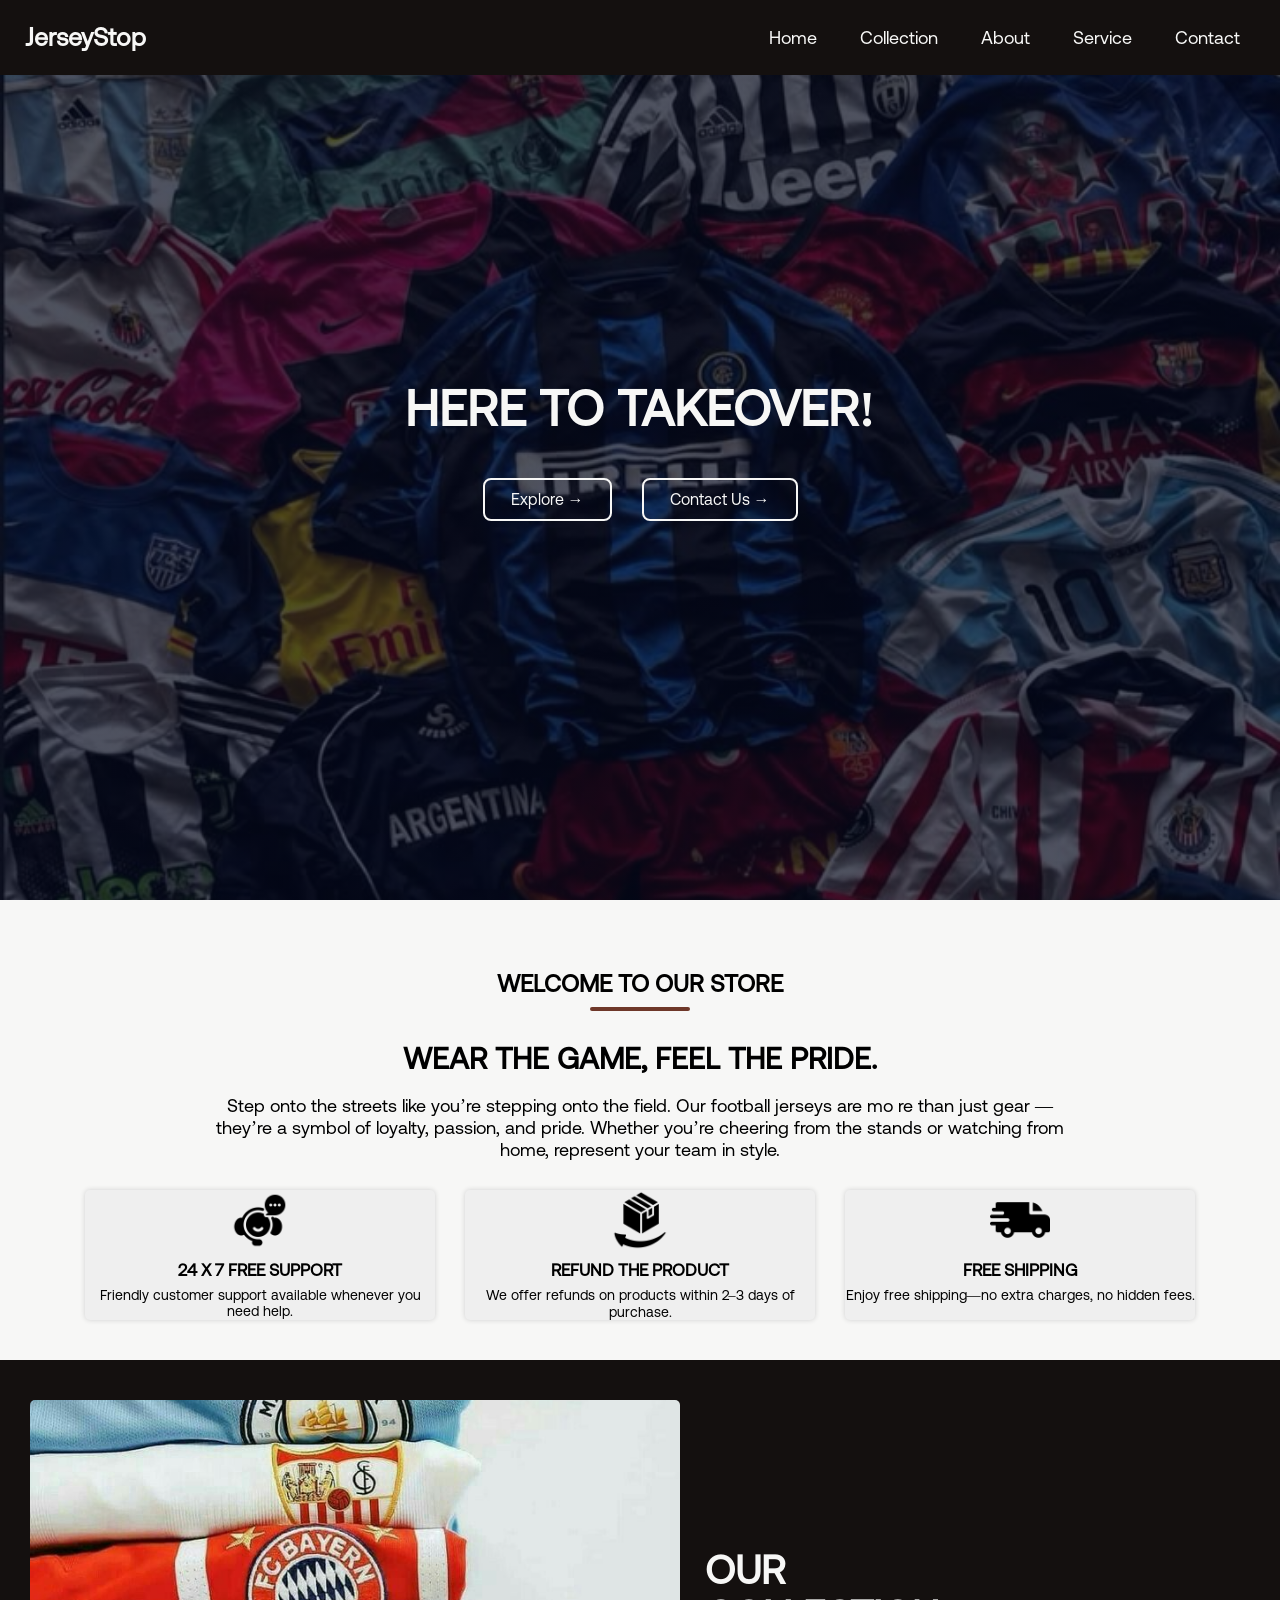
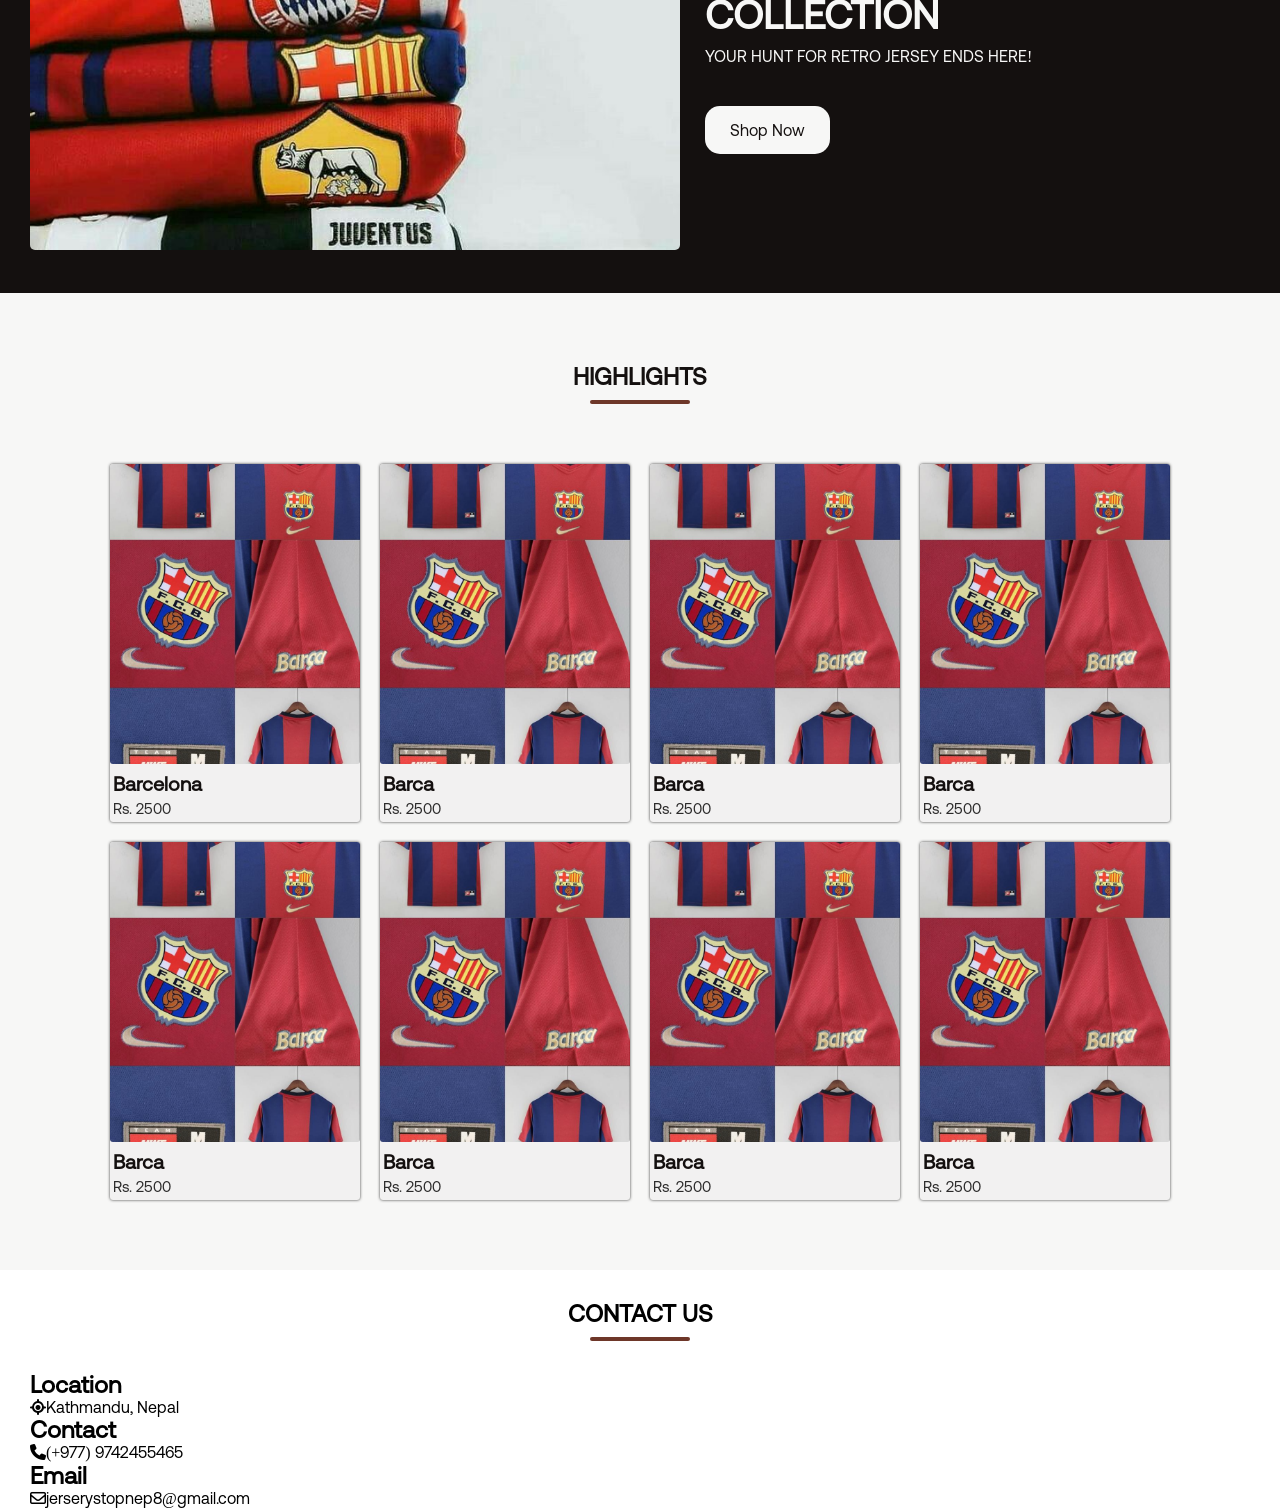
<file: Jersey/index.html>
<!DOCTYPE html>
<html lang="en">
<head>
    <meta charset="UTF-8">
    <meta name="viewport" content="width=device-width, initial-scale=1.0">

    <title>JerseyStop | Clothing </title>

    <!--Links for CSS files-->
    <link rel="stylesheet" href="jersey.css">
    <link rel="stylesheet" href="general.css">

    <!--Link for icons-->
    <link rel="stylesheet" href="https://cdnjs.cloudflare.com/ajax/libs/font-awesome/6.7.2/css/all.min.css">
</head>
<body>
    <!--Header-->
    <header>
        <nav class="nav-bar section-content">
            <div class="logo-bar">
               
                <a href="#" class="nav-logo">
                    <h2 class="logo-text">JerseyStop</h2>
                </a>
            </div>
          
            <ul class="nav-list">

                <button id="menu-close-button" class="fas fa-times"></button>
            
                <li class="nav-item">
                    <a href="#" class="nav-link">Home</a>
                </li>
                <li class="nav-item">
                    <a href="#" class="nav-link">Collection</a>
                </li>
                <li class="nav-item">
                    <a href="#" class="nav-link">About</a>
                </li>
                <li class="nav-item">
                    <a href="#" class="nav-link">Service</a>
                </li>
                <li class="nav-item">
                    <a href="#" class="nav-link">Contact</a>
                </li>
            </ul>

            <button id="menu-open-button" class="fas fa-bars"></button>

        </nav>
    </header>

    <main>
        <!--Hero section-->
        <section class="hero-section">
            <div class="section-content">
                <div class="hero-detail">
                    <h1 class="title">HERE TO TAKEOVER!</h1>
                   
                   <div class="buttons">
                        <a href="#" class="button explore">Explore &rarr;</a>

                        <a href="#" class="button location">Contact Us &rarr;</a>
                   </div>
                </div>
           
                
            </div>
           
        </section>
        <!--Featured section-->
        <section class="brand-section">
            <h1 class="section-title">
                Welcome To Our Store
            </h1>
            <div class="section-content">
                    <div class="feature-details">
                       
                        <h1 class="title">Wear the Game, Feel the Pride.</h1>
                        
                        <p class="description">Step onto the streets like you’re stepping onto the field. 
                            Our football jerseys are mo
                            re than just gear — they’re a symbol of loyalty, passion, and pride. 
                            Whether you’re cheering from the stands or watching from home, represent your team in style.</p> 
                    </div>
                    <div class="container">
                        <div class="support-container">
                            <img src="img/customer-support.png" alt="customer-support" class="support-icon">
                            <h2 class="text">24 X 7 FREE SUPPORT</h2>
                            <p class="text-supp">
                                Friendly customer support available whenever you need help.
                            </p>
                        </div>

                        <div class="support-container">
                            <img src="img/product-return.png" alt="refund-policy" class="support-icon">
                            <h2 class="text">REFUND THE PRODUCT</h2>
                            <p class="text-supp">
                                We offer refunds on products within 2–3 days of purchase.
                        </div>

                        <div class="support-container">
                            <img src="img/fast-delivery.png" alt="free-delivery" class="support-icon">
                            <h2 class="text">FREE SHIPPING </h2>
                            <p class="text-supp">
                                Enjoy free shipping—no extra charges, no hidden fees.
                            </p>
                        </div>
                        
                    </div>
                
            </div>
        </section>

        <!--Collection section-->
        <section class="collection-section">
            <div class="section-content">
                <div class="collect-img-wrapper">
                    <img src="img/col2.jpg" alt="" class="collect-img">
                </div>

                <div class="collection-detail">
                    <h1 class="title">OUR COLLECTION</h1>
                    <p class="description">YOUR HUNT FOR RETRO JERSEY ENDS HERE!</p>
                    <div class="buttons">
                        <a href="#" class="button">Shop Now</a>
                    </div>
                </div>
            </div>
            
        </section>

        <!--Highlights section-->
        <section class="highlight-section">
            <h1 class="section-title">Highlights</h1>
            <div class="section-content">
                
                <div class="highlight-card">
                   <a href="#"> <img src="img/barca.jpg" alt="" class="highlight-img"></a>
                    <h1 class="text">Barcelona</h1>
                    <p class="price">Rs. 2500</p>
                </div>
                <div class="highlight-card">
                    <a href="#"> <img src="img/barca.jpg" alt="" class="highlight-img"></a>
                    <h1 class="text">Barca</h1>
                    <p class="price">Rs. 2500</p>
                </div>
                <div class="highlight-card">
                    <a href="#"> <img src="img/barca.jpg" alt="" class="highlight-img"></a>
                    <h1 class="text">Barca</h1>
                    <p class="price">Rs. 2500</p>
                </div>
                <div class="highlight-card">
                    <a href="#"> <img src="img/barca.jpg" alt="" class="highlight-img"></a>
                    <h1 class="text">Barca</h1>
                    <p class="price">Rs. 2500</p>
                </div>
                <div class="highlight-card">
                    <a href="#"> <img src="img/barca.jpg" alt="" class="highlight-img"></a>
                    <h1 class="text">Barca</h1>
                    <p class="price">Rs. 2500</p>
                </div>
                <div class="highlight-card">
                    <a href="#"> <img src="img/barca.jpg" alt="" class="highlight-img"></a>
                    <h1 class="text">Barca</h1>
                    <p class="price">Rs. 2500</p>
                </div>
                <div class="highlight-card">
                    <a href="#"> <img src="img/barca.jpg" alt="" class="highlight-img"></a>
                    <h1 class="text">Barca</h1>
                    <p class="price">Rs. 2500</p>
                </div>
                <div class="highlight-card">
                    <a href="#"> <img src="img/barca.jpg" alt="" class="highlight-img"></a>
                    <h1 class="text">Barca</h1>
                    <p class="price">Rs. 2500</p>
                </div>
            </div>
        </section>

        <!--Contact Section-->
        <section class="contact-section">
            <h1 class="section-title">Contact Us</h1>
            <div class="section-content">
                <div class="contact-details">
                    <h1 class="title">Location</h1>
                 
                    <p class="description">   <i class="fa-solid fa-location-crosshairs color"></i>Kathmandu, Nepal</p>
                    
                    <h1 class="title">Contact</h1>
                   
                    <p class="description"> <i class="fa-solid fa-phone color"></i>(+977) 9742455465</p>
                    
                    <h1 class="title">Email</h1>
                    
                    <p class="description"><i class="fa-regular fa-envelope color"></i>jerserystopnep8@gmail.com</p>
                </div>
                <div class="contact-form">

                </div>
            </div>
        </section>
    </main>

    <script src="jersey.js"></script>
</body>
</html>
</file>
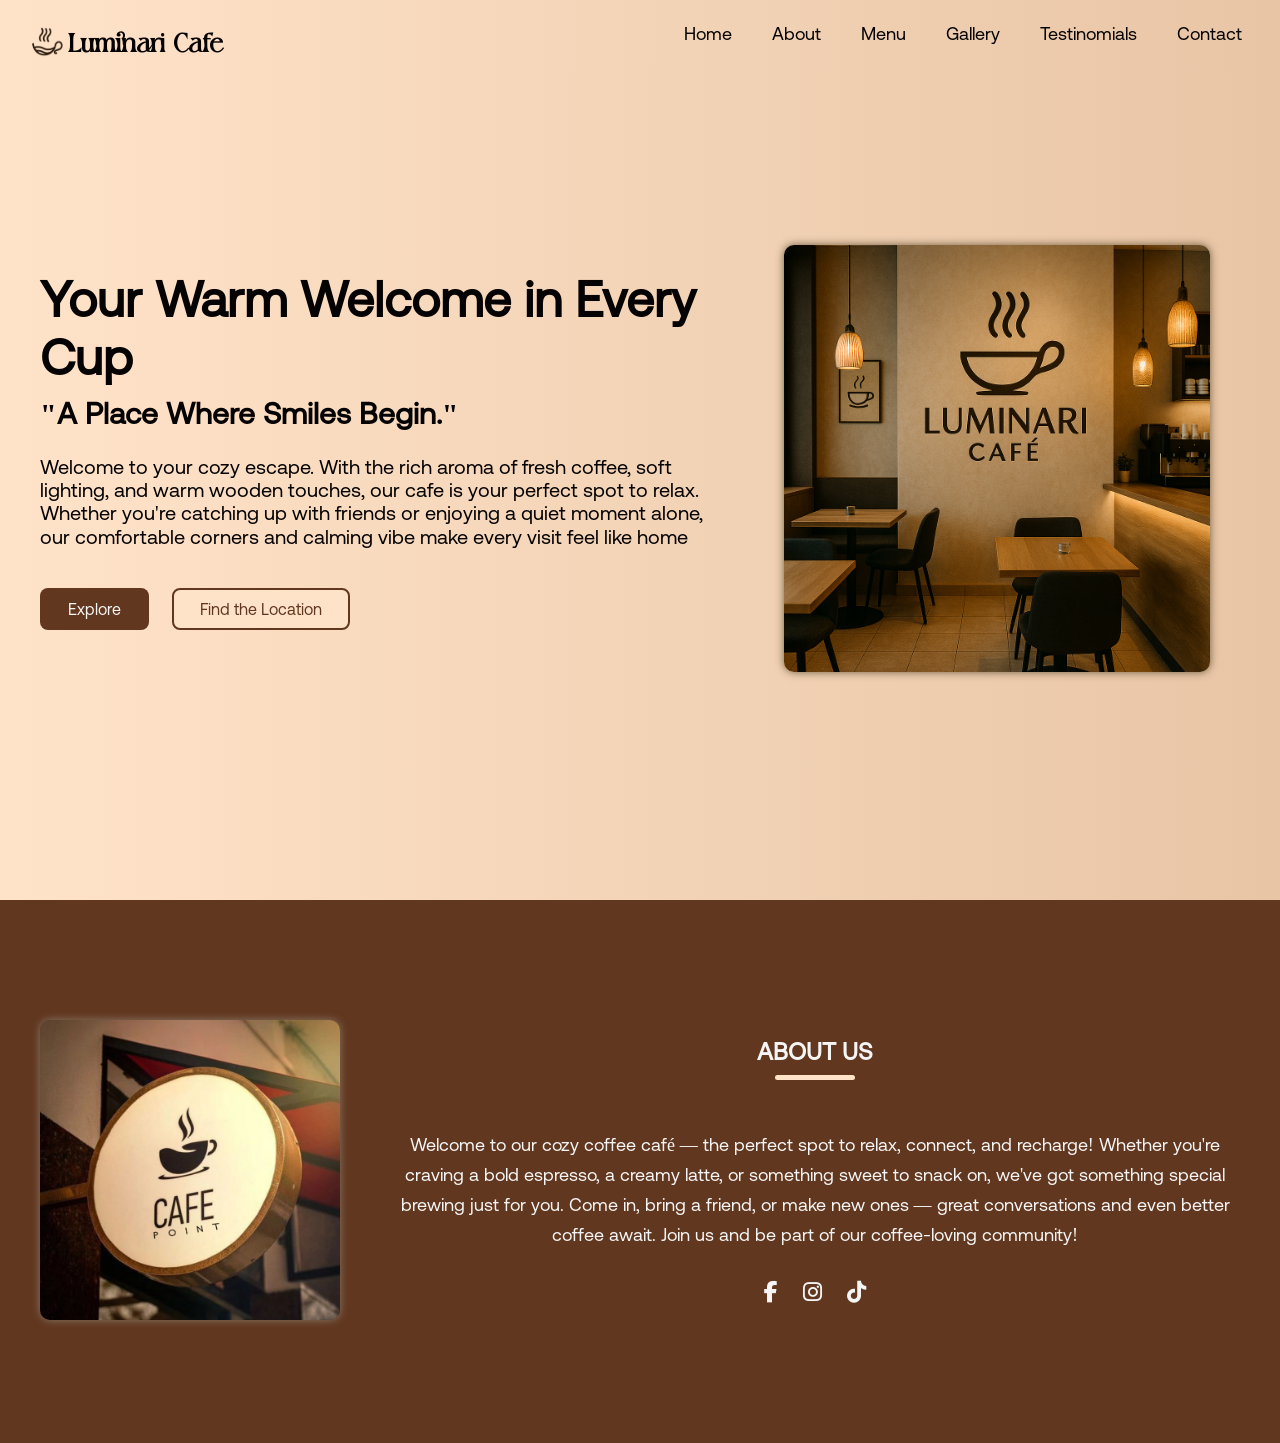
<file: Luminari Cafe/index.html>
<!DOCTYPE html>
<html lang="en">
<head>
    <meta charset="UTF-8">
    <meta name="viewport" content="width=device-width, initial-scale=1.0">
    <title>Luminari Cafe</title>
<!--Links From here-->

<!--Links of CSS-->
<link rel="stylesheet" href="general.css">
<link rel="stylesheet" href="cafe.css">
<link rel="stylesheet" href="font.css">

<!--Links of fonts-->
<link rel="preconnect" href="https://fonts.googleapis.com">
<link rel="preconnect" href="https://fonts.gstatic.com" crossorigin>
<link href="https://fonts.googleapis.com/css2?family=Dancing+Script:wght@400..700&family=Miniver&family=Poppins:ital,wght@0,100;0,200;0,300;0,400;0,500;0,600;0,700;0,800;0,900;1,100;1,200;1,300;1,400;1,500;1,600;1,700;1,800;1,900&family=Roboto:ital,wght@0,100..900;1,100..900&display=swap" rel="stylesheet">

<link rel="preconnect" href="https://fonts.googleapis.com">
<link rel="preconnect" href="https://fonts.gstatic.com" crossorigin>
<link href="https://fonts.googleapis.com/css2?family=DM+Serif+Display:ital@0;1&family=Dancing+Script:wght@400..700&family=Miniver&family=Poppins:ital,wght@0,100;0,200;0,300;0,400;0,500;0,600;0,700;0,800;0,900;1,100;1,200;1,300;1,400;1,500;1,600;1,700;1,800;1,900&family=Roboto:ital,wght@0,100..900;1,100..900&display=swap" rel="stylesheet">

<link rel="preconnect" href="https://fonts.googleapis.com">
<link rel="preconnect" href="https://fonts.gstatic.com" crossorigin>
<link href="https://fonts.googleapis.com/css2?family=Cormorant:ital,wght@0,300..700;1,300..700&family=DM+Serif+Display:ital@0;1&family=Dancing+Script:wght@400..700&family=Miniver&family=Poppins:ital,wght@0,100;0,200;0,300;0,400;0,500;0,600;0,700;0,800;0,900;1,100;1,200;1,300;1,400;1,500;1,600;1,700;1,800;1,900&family=Roboto:ital,wght@0,100..900;1,100..900&display=swap" rel="stylesheet">

<!--Links of buttons-->
<link rel="stylesheet" href="https://cdnjs.cloudflare.com/ajax/libs/font-awesome/6.7.2/css/all.min.css">
</head>
<body>
    <!--Header Section-->
    <header>
        <nav class="nav-bar section-content">
            <div class="logo-bar">
                <img src="img/logo.png" alt="Logo" class="logo-img">
                <a href="#" class="nav-logo">
                    <h2 class="logo-text">Luminari Cafe</h2>
                </a>
            </div>
          
            <ul class="nav-list">

                <button id="menu-close-button" class="fas fa-times"></button>
            
                <li class="nav-item">
                    <a href="#" class="nav-link">Home</a>
                </li>
                <li class="nav-item">
                    <a href="#" class="nav-link">About</a>
                </li>
                <li class="nav-item">
                    <a href="#" class="nav-link">Menu</a>
                </li>
                <li class="nav-item">
                    <a href="#" class="nav-link">Gallery</a>
                </li>
                <li class="nav-item">
                    <a href="#" class="nav-link">Testinomials</a>
                </li>
                <li class="nav-item">
                    <a href="#" class="nav-link">Contact</a>
                </li>
            </ul>

            <button id="menu-open-button" class="fas fa-bars"></button>

        </nav>

    </header>
    
    <main>
        <!--Hero section-->
        <section class="hero-section">
            <div class="section-content">
                <div class="hero-detail">
                    <h2 class="title">Your Warm Welcome in Every Cup</h2>
                    <h3 class="subtitle">"A Place Where Smiles Begin."</h3>
                    <p class="description">Welcome to your cozy escape.
                        With the rich aroma of fresh coffee, soft lighting, and warm wooden touches, our cafe is your perfect spot to relax. 
                        Whether you're catching up with friends or enjoying a quiet moment alone, our comfortable corners and calming vibe make every visit feel like home</p>
                   <div class="buttons">
                        <a href="#" class="button explore">Explore</a>

                        <a href="#" class="button location">Find the Location</a>
                   </div>
                </div>
                <div class="hero-img-wrapper">
                    <img src="img/cafe.png" alt="" class="hero-img">
                </div>
            </div>
        </section>

        <!--About section-->
        <section class="about-section">
            <div class="section-content">
                <div class="about-img-wrapper">
                    <img src="img/about.jpeg" alt="About" class="about-img">
                </div>

                <div class="about-details">
                    <h2 class="section-title">About Us</h2>
                    <p class="text">
                        Welcome to our cozy coffee café — the perfect spot to relax, connect, and recharge!
                        Whether you're craving a bold espresso, a creamy latte, or something sweet to snack on, we've got something special brewing just for you. 
                        Come in, bring a friend, or make new ones — great conversations and even better coffee await. 
                        Join us and be part of our coffee-loving community!
                    </p>
                    
                    <div class="social-link-list">
                        <a href="#" class="social-link">
                            <i class="fab fa-facebook-f"></i>
                        </a>
                        <a href="#" class="social-link">
                            <i class="fab fa-instagram"></i>
                        </a>
                        <a href="#" class="social-link">
                            <i class="fab fa-tiktok"></i>
                        </a>
                    </div>
                </div>
            </div>
        </section>
    </main>

    <script src="cafe.js"></script>
</body>
</html>
</file>
<file: Jersey/jersey.css>
header{
    width: 100%;
    z-index: 5;
    position: fixed; /* to make the header fixed */
    background-color: #14100f;
}

header .nav-bar{

    display: flex;
    align-items: center;
    justify-content: space-between;
    padding: 25px;
}
.nav-bar .logo-bar{
    display: flex;
    align-items: center;
    
}
.nav-bar .logo-bar .logo-text{
    line-height: 1;
    font-size: 25px;
    color: #f7f7f6;
}

.nav-bar .nav-list{
    display: flex;
    align-items: center;
    gap: 13px;
} 


.nav-bar .nav-list .nav-link{
    font-size: 18px;
    padding: 0 15px;
    color: #f7f7f6;
    position: relative;
}
.nav-bar .nav-list .nav-link:hover{
    color: white;
}
.nav-bar .nav-list .nav-link::before{
    content: '';
    position: absolute;
    bottom: -2px;
    left: 0;
    width: 0;
    height: 2px;
    border-radius: 3px;
    background-color:#f7f7f6;
    transition: 0.3s ease;
}
.nav-bar .nav-list .nav-link:hover::before{
    width: 100%;
}
/*Hero-section*/

.hero-section{
    min-height: 100vh; /* to make the hero section full height */
   background-image: linear-gradient(
    rgba(4,9,30,0.7),rgba(4,9,30,0.7)),
    url(img/bg1.jpg);
    background-position: center;
    background-size: cover;

   


}
.hero-section .section-content{
    display: flex;
    align-items: center;
    justify-content: center;
    min-height: 100vh; /* to make the hero section full height */

}
.hero-section .hero-detail{
    color: #f7f7f6;
   text-align: center;
    
    
}
.hero-section .hero-detail .title{
    font-size: 50px;
    font-weight: 600;
    
  
}
.hero-section .hero-detail .subtitle{
    font-size: 30px;
    margin: 15px 0;

    
}


.hero-section .hero-detail .buttons{
    display: flex;
    gap: 30px;
    margin-top: 40px;
    justify-content: center;
}
.hero-section .hero-detail .button{
    padding: 10px 26px;
    background: transparent;
    color: #f7f7f6;
    border-radius: 8px;
    border: 2px solid #f7f7f6;
    font-weight: 550;
    overflow: hidden;
    z-index: 1;
    transition: 0.3s ease;
    position: relative;
}
.hero-section .hero-detail .button::before{
    content: '';
    position: absolute;
    top: 0;
    left: 0;
    width: 0;
    height: 100%;
    background: #f7f7f6;
    transition: 0.5s;
    z-index: -1;
}
.hero-section .hero-detail .button:hover::before
{
    width: 100%;
}
.hero-section .hero-detail .button:hover{
    color: #14100f;
}

/*Brand-section*/
.brand-section{
    padding: 40px 0;
    background: #f7f7f6;
    height: auto;
}

.brand-section .section-content{
    display: flex;
    flex-direction: column;
    align-items: center;
    justify-content: center;
    text-align: center;
    
}

.brand-section  .feature-details{
    margin: 0 auto;
    width: 70%;
    
    
}
.brand-section .feature-details .title{
    font-size: 30px;
    text-transform: uppercase;
    margin-bottom:20px;
}

.brand-section .feature-details .description{
    font-size: 18px;
   
}

.brand-section .container{
    display: flex;
    justify-content: center;
    gap: 30px;
    margin-top: 30px;
    width: 100%;
}

.brand-section .container .support-container{
    width: 350px;
    height: auto;
    background-color:#efefef;
    border-radius: 5px;
   box-shadow: 0 0 5px rgb(207, 207, 207);
    text-align: center;
    transition: 0.3s ease;
    
}
.brand-section .container .support-container:hover{
    background-color: #eaeaea;
}
.brand-section .support-container .support-icon{
    width: 60px;
}
.brand-section .support-container .text{
    font-size: 17px;
    margin: 7px 0;
}
.brand-section .support-container .text-supp{
    font-size: 14px;
}

/*Collection Section*/
.collection-section{
    height: auto;
    background: #14100f;
    color: #f7f7f6;
    padding: 40px 0;

}
.collection-section .section-content{
    display: flex;
    align-items: center;
    gap: 25px;
    height: auto;
   
}
.collection-section .collect-img-wrapper{
    width: 650px;
    
   
}
.collection-section .collect-img-wrapper .collect-img{
    width: 100%;
    height: 450px;
    object-fit: cover;
    border-radius: 5px;
    transition: 0.3s ease;
}
.collection-section .collect-img-wrapper .collect-img:hover{
    box-shadow: 0 0 10px gray;
    
}
.collection-section .collection-detail .title{
    font-size: 40px;
    width: 50%;
    
}
.collection-section .collection-detail .description{
    font-size: 16px;
    margin: 10px 0;
}

.collection-section .collection-detail .buttons{
    margin: 40px;
    position: relative;
}

.collection-section .collection-detail .button{
    padding: 15px 25px;
    background-color: #f7f7f6;
    color: #14100f;
    position: absolute;
    left: -40px;
    border-radius: 15px;
    transition: 0.4s ease;
}
.collection-section .collection-detail .button:hover{
    border-bottom-right-radius: 0px;
    box-shadow: 0 0 17px gray;
    
}

/*Highlight Section*/
.highlight-section{
    height: auto;
    background: #f7f7f6;
    color: #14100f;
    padding: 40px 0;
}
.highlight-section .section-content{
    display: flex;
    flex-wrap: wrap;
    justify-content: center;
    padding: 30px 60px;
    gap: 20px;
}
.highlight-section .highlight-card{
    max-width: 250px;
    width: calc(33.33%-20px);
    height: auto;
    border-radius: 3px;
    background-color: rgb(242, 241, 241);
    box-shadow: 0 0 3px rgb(56, 56, 56);
    
    
}
.highlight-section .highlight-card .highlight-img{
    width: 250px;
    height: 300px;
    object-fit: cover;
    border-radius: 3px;
}

.highlight-section .highlight-card .text{
    font-size: 20px;
    margin-top: 5px;
    margin-left: 3px;

}

.highlight-section .highlight-card .price{
    font-size: 15px;
    margin: 5px 3px;
    color: rgb(43, 42, 42);
}


/*Responsive Design*/

@media screen and (max-width: 900px){
    body.show-mobile-menu header::before{
        content: '';
        position: fixed;
        left:0;
        top: 0;
        height: 100%;
        width: 100%;
        backdrop-filter: blur(5px);
        background: rgba(47, 47, 47, 0.3);
    }

    .nav-bar :where(#menu-open-button, #menu-close-button),
    .about-section .about-details{
        font-size: 20px;
        display: block; 
        background: none; /* Removes the background */
        border: none; /* Removes any border if present */
        outline: none; /* Removes the outline */
        color: #f7f7f6;

    }
    .nav-bar :where( #menu-close-button)
    {
        color:#14100f;
    }
    .nav-bar #menu-close-button{
        position: absolute;
        right: 30px;
        top: 30px;
    }

    .nav-bar .nav-list {
        display: block;
        position: fixed;
        width: 100%;
        height: 320px;
        left:0px;
        top:-320px;
        display: flex;
        flex-direction: column;
        align-items: center;
        padding: 20px;
        gap:15px;
        
        background: #f7f7f6;
        transition: 0.5s ease;
    }

    body.show-mobile-menu .nav-bar .nav-list{
        top: 0px;
    }

    .nav-bar .nav-list .nav-link {
        display: block; /* Ensure each link takes full width */
        margin-top: 0; /* Remove extra margin */
        text-align: center; /* Center-align the text */
        padding: 10px 0; /* Add padding for better spacing */
        font-size: 20px;
        color: #14100f;
    }
    .nav-bar .nav-list .nav-link:hover{
        color: black;
    }
    .nav-bar .nav-list .nav-link::before{
        content: '';
        position: absolute;
        bottom: -2px;
        left: 0;
        width: 0;
        height: 2px;
        border-radius: 3px;
        background-color:#14100f;
        transition: 0.3s ease;
    }

    .brand-section .brand-img-wrapper {
        max-width: 370px; /* Reduce the maximum width */
        display: flex;
        justify-content: space-between;
        
    }

    .brand-section .brand-img {
        height: 300px; /* Reduce the height */
    }

    .collection-section .collect-img-wrapper{
        width: 450px;
        
       
    }
    .collection-section .collect-img-wrapper .collect-img{
        width: 100%;
        height: 350px;
        object-fit: cover;
        
    }

    .highlight-section .section-content {
        display: flex; /* Use Flexbox */
        flex-wrap: wrap; /* Allow wrapping if necessary */
        justify-content: center; /* Center the cards horizontally */
        gap: 15px; /* Adjust spacing between the cards */
    }

    .highlight-section .highlight-card {
        width: calc(33.33% - 15px); /* Ensure 3 cards fit in a row */
        max-width: 230px; /* Set a maximum width for the cards */
        height: auto; /* Maintain auto height */
        border-radius: 3px;
    }
  
    .highlight-section .highlight-card .highlight-img {
        width: 100%; /* Make the image responsive */
        height: 300px; /* Maintain aspect ratio */
        object-fit: cover; /* Ensure the image fits within its container */
        border-radius: 3px;
    }

}
@media screen and (min-width:900px) {
    .nav-bar .fas{
        display: none;
    }
    
}


@media screen and (max-width: 600px) {

    .brand-section .feature-details .title{
        font-size: 25px;
        text-transform: uppercase;
        margin-bottom:20px;
    }
    
    .brand-section .feature-details .description{
        font-size: 14px;
       
    }
    
    .brand-section .section-content .brand-item {
        flex-direction: column; /* Keep items stacked in a column */
         /* Adjust spacing for smaller screens */
        
    }

    .brand-section .brand-img-wrapper {
        max-width: 350px; /* Further reduce the width */
    }

    .brand-section .brand-img {
        height: 200px; /* Further reduce the height */
    }
    .brand-section .support-container .support-icon{
        width: 40px;
    }

    .brand-section .support-container .text{
        font-size: 13px;
    }
    .brand-section .support-container .text-supp{
        font-size: 12px;
    }

    .collection-section .collect-img-wrapper{
        width: 400px;
        
       
    }
    .collection-section .collect-img-wrapper .collect-img{
        width: 100%;
        height: 250px;
        object-fit: cover;
        
    }

    .collection-section .collection-detail .title{
        font-size: 26px;
        width: 50%;
        
    }
    .collection-section .collection-detail .description{
        font-size: 12px;
        margin: 10px 0;
    }
    .collection-section .collection-detail .button{
        padding: 8px 10px;
        border-radius: 10px
    }

    .highlight-section .section-content {
        display: flex; /* Use Flexbox */
        flex-wrap: wrap; /* Allow wrapping if necessary */
        justify-content: center; /* Center the cards horizontally */
        gap: 15px; /* Adjust spacing between the cards */
    }

    .highlight-section .highlight-card {
        width:100%; /* Ensure 2 cards fit in a row */
        max-width: 250px; /* Set a maximum width for the cards */
        height: auto; /* Maintain auto height */
        border-radius: 3px;
    }

    .highlight-section .highlight-card .highlight-img {
        width: 100%; /* Make the image responsive */
        height: auto; /* Maintain aspect ratio */
        object-fit: cover; /* Ensure the image fits within its container */
        border-radius: 3px;
    }
  
}
</file>
<file: Jersey/general.css>
*{
    margin: 0;
    padding: 0;
    box-sizing: border-box;
    font-family: aeonik;
    
}
ul{
    list-style: none;
}

a{
    text-decoration: none;
}
button{
    cursor: pointer;
    border: none;
    background: none;
}

.section-content{
    margin: 0 auto;/* to center the content */
    padding: 0 30px;
    max-width: 1400px;
}

.section-title{
    text-align: center;
    padding: 30px 0;
    text-transform: uppercase;
    font-family: 50px;
}

.section-title::after{
    content: "";
    width: 100px;
    height: 4px;
    display: block;
    margin: 10px auto 0;
    border-radius: 10px;
    background-color: #6e3729;
}

/*Fonts Name*/
@font-face{
    font-family: aeonik;
    src:url(fonts/aeonik.otf)
}
</file>
<file: Luminari Cafe/general.css>
/* for body parts */
*{
    font-family: aeonik ;
    box-sizing: border-box;
    margin: 0;
    padding: 0;
}

.section-content{
    margin: 0 auto;/* to center the content */
    padding: 0 40px;
    max-width: 1400px;
}
.section-title{
    text-align: center;
    padding: 60px 0 100px;
    text-transform: uppercase;
    font-family: 50px;
}

.section-title::after{
    content: "";
    width: 80px;
    height: 5px;
    display: block;
    margin: 10px auto 0;
    border-radius: 10px;
    background-color: #ffe3c9;
}

ul{
    list-style: none;
}

a{
    text-decoration: none;
}
button{
    cursor: pointer;
    border: none;
    background: none;
}
</file>
<file: Luminari Cafe/cafe.css>
/*Header styling section*/

header{
    width: 100%;
    z-index: 5;
    position: fixed; /* to make the header fixed */
    background: linear-gradient(to right, #ffe3c9,#E8C5A5);
}

header .nav-bar{
   display: flex;
   align-items: center;
    justify-content: space-between;
    padding: 23px;
  
}

.nav-bar .logo-bar{
    display: flex;
    align-items: center;
    position: relative;
    gap: 2px;
}

.nav-bar .logo-bar .logo-img{
  object-fit: contain;
  position: absolute;
  top: -14px;
    width: 45px;
    height: 45px;
    
}

.nav-bar .logo-bar .logo-text{
    line-height: 1;
    position: absolute;
    right: -200px;
    font-family: Wisteria;
    color: #040202;
    font-size: 25px;
}

.nav-bar .nav-list{
    gap: 10px;
    display: flex;
    align-items: center;
}

.nav-bar .nav-list .nav-link{
    color: #040202;
    font-size: 18px;
    border-radius: 20px;
    padding: 0px 15px;
    transition: 0.3s ease;
    position: relative;
}

.nav-bar .nav-list .nav-link:hover{
    color: #61371f;
}

.nav-bar .nav-list .nav-link::before{
    content: '';
    position: absolute;
    bottom: -2px;
    left: 0;
    width: 0;
    height: 2px;
    border-radius: 3px;
    background-color:rgba(152, 126, 85, 0.723);
    transition: 0.3s ease;
}


.nav-bar .nav-list .nav-link:hover::before{
    width: 100%;
}



.hero-section{
    min-height: 100vh; /* to make the hero section full height */
   background: linear-gradient(to right, #ffe3c9,#E8C5A5);
}
.hero-section .section-content{
    display: flex;
    align-items: center;
    justify-content: center;
    min-height: 100vh; /* to make the hero section full height */

}
.hero-section .hero-detail{
    color: #040202;
    
    
}
.hero-section .hero-detail .title{
    font-size: 50px;
  
}
.hero-section .hero-detail .subtitle{
    font-size: 30px;
    margin: 10px 0;
}

.hero-section .hero-detail .description{
    font-size: 20px;
    width: 90%;
    margin: 24px 0 40px;
}

.hero-img{
    margin-top: 20px;
    width: 100%;
    height: auto;
    border-radius: 10px;
    box-shadow: 0px 0px 9px rgba(85, 68, 41, 0.836);    
   
}

.hero-section .hero-img-wrapper{
    width: 1500px;
    margin-right: 30px;
    
}

.hero-section .hero-detail .buttons{
    display: flex;
    gap: 23px;
}
.hero-section .hero-detail .button{
    padding: 10px 26px;
    background-color: #61371f;
    color: whitesmoke;
    border-radius: 8px;
    border: 2px solid transparent;
    font-weight: 550;
    transition: 0.3s ease;
}
.hero-section .hero-detail .button:hover,
.hero-section .hero-detail .location{
    background-color: #ffe3c9;
    color: #61371f;
    border-color:#61371f ;
}
.hero-section .hero-detail .location:hover{
    background-color: #61371f;
    color: whitesmoke;
}

/*About styling section*/
.about-section{
    background-color: #61371f;
    padding: 120px 0;
    color: whitesmoke;
}

.about-section .section-content{
    display: flex;
    align-items: center;
    justify-content: space-between;
    gap: 50px;
}

.about-section .section-content .section-title{
    padding: 0;
}

.about-section .about-img-wrapper .about-img{
    width: 300px;
    height: 300px;
    border-radius: 10px;
    box-shadow: 0px 0px 9px rgba(144, 133, 121, 0.836);
    object-fit: cover;
}

.about-section .about-details .text{
    line-height: 30px;
    margin: 50px 0 30px;
    text-align: center;
    font-size: 18px;

}

.about-section .about-details .social-link-list{
    display: flex;
    justify-content: center;
    gap: 25px;
}

.about-section .about-details .social-link-list .social-link{
    font-size: 22px;
    color: whitesmoke;
    transition: 0.2s ease
}

.about-section .about-details .social-link-list .social-link:hover{
    color: #eca61a;
    
    
}

/*Responsive Design*/

@media screen and (max-width: 900px){

    /*Header*/
    body.show-mobile-menu header::before{
        content: '';
        position: fixed;
        left:0;
        top: 0;
        height: 100%;
        width: 100%;
        backdrop-filter: blur(5px);
        background: rgba(158, 120, 74, 0.3);
    }

    .nav-bar :where(#menu-open-button, #menu-close-button),
    .about-section .about-details{
        font-size: 20px;
        display: block; 
        background: none; /* Removes the background */
        border: none; /* Removes any border if present */
        outline: none; /* Removes the outline */

    }
    .nav-bar #menu-close-button{
        position: absolute;
        right: 30px;
        top: 30px;
    }

    .nav-bar .nav-list {
        display: block;
        position: fixed;
        width: 350px;
        height: 100%;
        left: -350px;
        top: 0;
        display: flex;
        flex-direction: column;
        align-items: center;
        padding-top: 100px;
        gap:30px;
        background: #f5f5f5;
        transition: 0.3s ease;
    }

    body.show-mobile-menu .nav-bar .nav-list{
        left: 0px;
    }

    .nav-bar .nav-list .nav-link {
        display: block; /* Ensure each link takes full width */
        margin-top: 0; /* Remove extra margin */
        text-align: center; /* Center-align the text */
        padding: 10px 0; /* Add padding for better spacing */
        font-size: 20px;
    }

    /*Hero section*/
    .hero-section .section-content{
        gap: 50px;
        text-align: center;
        padding: 50px 20px;
        flex-direction: column-reverse;
        justify-content: center;
    }

    .hero-section .hero-detail :is(.subtitle, .description){
       max-width: 100%;
  
    }

    .hero-section .hero-detail .buttons{
        justify-content: center;
    }

    .hero-section .hero-img-wrapper{
        max-width: 300px;
        margin-right: 0;
        margin-top: 15px;
    }

    /*About section*/
    .about-section .section-content{
        gap: 50px;
        flex-direction: column-reverse;
    }


}
@media screen and (min-width:900px) {
    .nav-bar .fas{
        display: none;
    }
    
}
</file>
<file: Luminari Cafe/font.css>
@font-face{
    font-family: Wisteria;
    src:url(fonts/Wisteria.ttf)
}
@font-face{
    font-family: aeonik;
    src:url(fonts/aeonik.otf)
}
</file>
